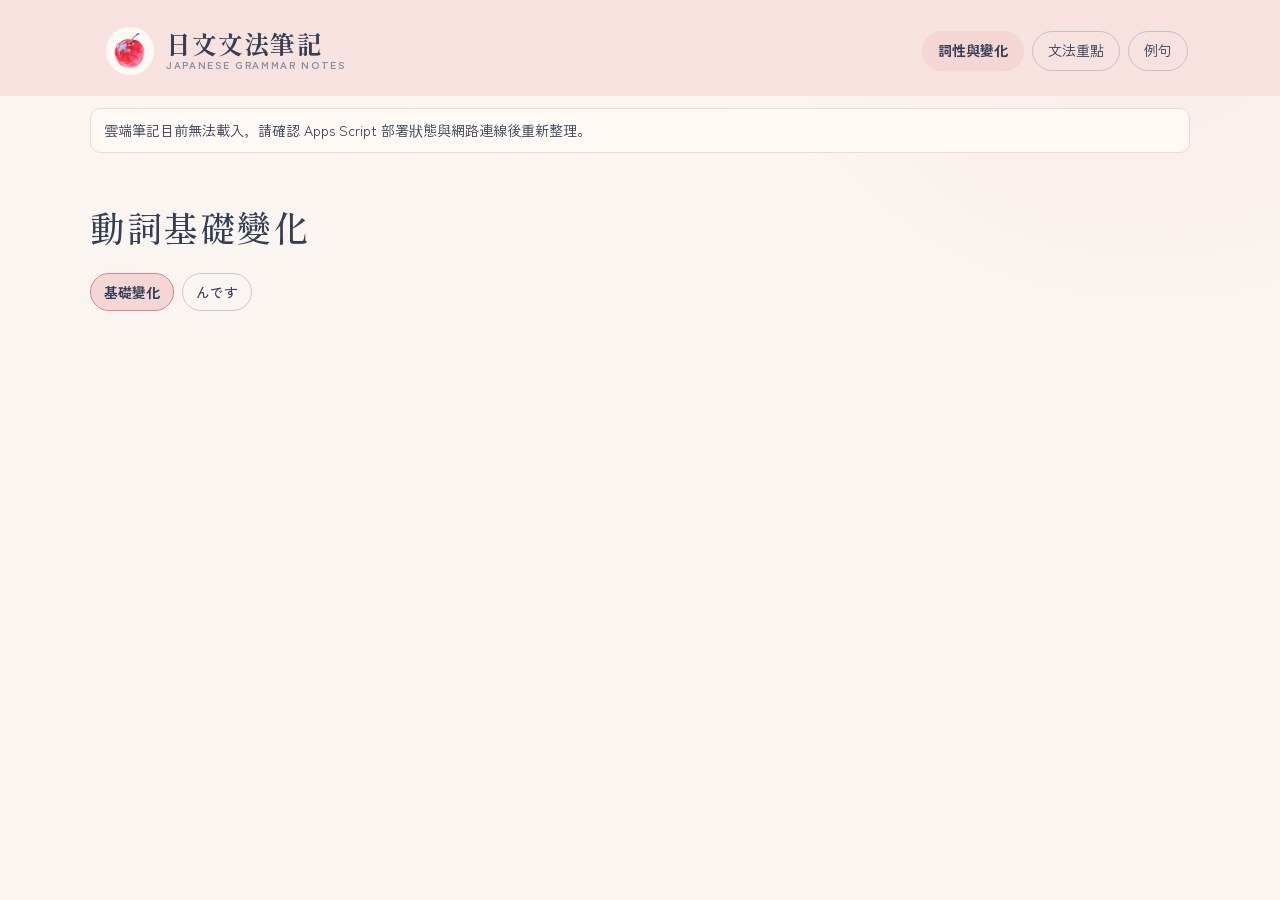
<file: index.html>
<!DOCTYPE html>
<html lang="zh-Hant">

  <head>
    <meta charset="utf-8">
    <meta name="viewport" content="width=device-width, initial-scale=1, viewport-fit=cover">
    <title>日文文法筆記</title>
    <link rel="icon" type="image/png" href="Japanese/grammar-icon.png">
    <link rel="apple-touch-icon" href="Japanese/grammar-icon.png">
    <link rel="stylesheet"
      href="https://fonts.googleapis.com/css2?family=Shippori+Mincho:wght@500;700&family=Zen+Kaku+Gothic+New:wght@400;700&display=swap">
    <link rel="stylesheet" href="Japanese/styles.css">
  </head>

  <body>
    <div class="app-nav-shell">
      <a class="site-brand" href="index.html" aria-label="日文文法筆記首頁">
        <img class="site-brand-icon" src="Japanese/grammar-icon.png" alt="">
        <span class="site-brand-copy">
          <span class="site-brand-title">日文文法筆記</span>
          <span class="site-brand-subtitle">JAPANESE GRAMMAR NOTES</span>
        </span>
      </a>
      <nav class="app-navigation" id="app-navigation" aria-label="日文文法筆記導覽">
        <button class="nav-link active" type="button" data-app-page="ndesu" aria-current="page">詞性與變化</button>
        <button class="nav-link" type="button" data-app-page="grammar" aria-current="false">文法重點</button>
        <button class="nav-link" type="button" data-app-page="examples" aria-current="false">例句</button>
      </nav>
    </div>
    <div class="data-status study-wrap" id="data-status" role="status" aria-live="polite">正在讀取雲端筆記…</div>
    <main class="study-wrap" id="ndesu-view">
      <header class="study-head">
        <h1 id="study-heading">動詞基礎變化</h1>

      </header>
      <nav class="category-tabs" id="study-modes" role="tablist" aria-label="內容類型">
        <button class="chip" type="button" role="tab" aria-selected="true" aria-pressed="true"
          data-study-mode="conjugation">基礎變化</button>
        <button class="chip" type="button" role="tab" aria-selected="false" aria-pressed="false"
          data-study-mode="ndesu">んです</button>
      </nav>
      <section class="study-panel" aria-label="動詞基礎變化表" hidden>
        <nav class="category-tabs" id="categories" role="tablist" aria-label="文法類別"></nav>

        <div class="table-scroll">
          <table class="study-table">
            <colgroup>
              <col>
              <col>
              <col>
              <col>
              <col>
            </colgroup>
            <thead>
              <tr>
                <th scope="col">辭書形<button class="column-speaker" type="button" data-column="0"
                    aria-label="朗讀辭書形整欄"><svg viewBox="0 0 24 24" aria-hidden="true">
                      <path d="M4 9v6h4l5 4V5L8 9H4Z" fill="currentColor" />
                      <path d="M16 9a5 5 0 0 1 0 6M18.5 6.5a9 9 0 0 1 0 11" fill="none" stroke="currentColor"
                        stroke-width="1.8" stroke-linecap="round" />
                    </svg></button></th>
                <th scope="col">～んです<button class="column-speaker" type="button" data-column="1"
                    aria-label="朗讀～んです整欄"><svg viewBox="0 0 24 24" aria-hidden="true">
                      <path d="M4 9v6h4l5 4V5L8 9H4Z" fill="currentColor" />
                      <path d="M16 9a5 5 0 0 1 0 6M18.5 6.5a9 9 0 0 1 0 11" fill="none" stroke="currentColor"
                        stroke-width="1.8" stroke-linecap="round" />
                    </svg></button></th>
                <th scope="col">～ないんです<button class="column-speaker" type="button" data-column="2"
                    aria-label="朗讀～ないんです整欄"><svg viewBox="0 0 24 24" aria-hidden="true">
                      <path d="M4 9v6h4l5 4V5L8 9H4Z" fill="currentColor" />
                      <path d="M16 9a5 5 0 0 1 0 6M18.5 6.5a9 9 0 0 1 0 11" fill="none" stroke="currentColor"
                        stroke-width="1.8" stroke-linecap="round" />
                    </svg></button></th>
                <th scope="col">～たんです<button class="column-speaker" type="button" data-column="3"
                    aria-label="朗讀～たんです整欄"><svg viewBox="0 0 24 24" aria-hidden="true">
                      <path d="M4 9v6h4l5 4V5L8 9H4Z" fill="currentColor" />
                      <path d="M16 9a5 5 0 0 1 0 6M18.5 6.5a9 9 0 0 1 0 11" fill="none" stroke="currentColor"
                        stroke-width="1.8" stroke-linecap="round" />
                    </svg></button></th>
                <th scope="col">～なかったんです<button class="column-speaker" type="button" data-column="4"
                    aria-label="朗讀～なかったんです整欄"><svg viewBox="0 0 24 24" aria-hidden="true">
                      <path d="M4 9v6h4l5 4V5L8 9H4Z" fill="currentColor" />
                      <path d="M16 9a5 5 0 0 1 0 6M18.5 6.5a9 9 0 0 1 0 11" fill="none" stroke="currentColor"
                        stroke-width="1.8" stroke-linecap="round" />
                    </svg></button></th>
              </tr>
            </thead>
            <tbody id="tableRows"></tbody>
          </table>
        </div>
      </section>
      <section class="study-panel" id="conjugation-panel" aria-label="動詞基礎變化表" hidden>
        <div id="conjugation-content"></div>
      </section>
    </main>
    <main class="study-wrap" id="review-view" hidden>
      <header class="study-head">
        <h1 id="review-heading">文法筆記</h1>
      </header>
      <section class="study-panel">
        <div id="review-content"></div>
      </section>
    </main>
    <script src="Japanese/app-config.js"></script>
    <script src="Japanese/data-source.js"></script>
    <script src="Japanese/app.js"></script>
  </body>

</html>
</file>
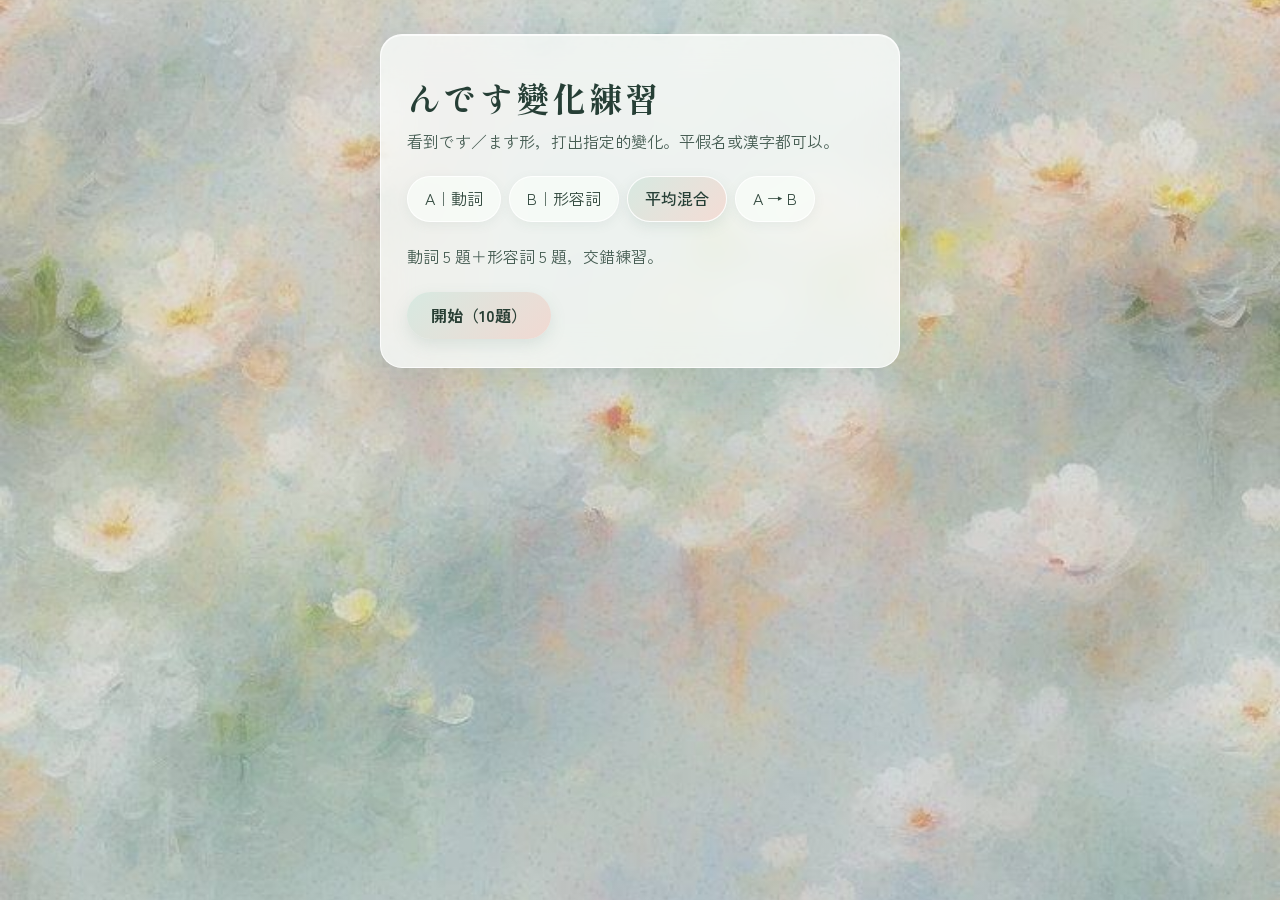
<file: japanese-grammar-practice.html>
<!DOCTYPE html>
<html lang="zh-Hant">

  <head>
    <meta charset="utf-8">
    <meta name="viewport" content="width=device-width, initial-scale=1, viewport-fit=cover">
    <title>んです</title>
    <link rel="stylesheet"
      href="https://fonts.googleapis.com/css2?family=Shippori+Mincho:wght@500;700&family=Zen+Kaku+Gothic+New:wght@400;700&display=swap">
    <style>
      :root {
        color-scheme: light;
        --paper: #e8efec;
        --card: #f8fbf8;
        --ink: #26352f;
        --sub: #566960;
        --line: #d7e3dd;
        --indigo: #6d9188;
        --seal: #c98279;
        --ok: #5c907b;
        --w1: #f8d6d6;
        --w2: #fbe3c4;
        --w3: #e2dcf3;
        --veil: rgba(223, 234, 230, .20);
        box-sizing: border-box;
        padding-top: env(safe-area-inset-top, 0px);
        padding-bottom: env(safe-area-inset-bottom, 0px)
      }


      *,
      *::before,
      *::after {
        box-sizing: inherit
      }

      html {
        scroll-padding-top: env(safe-area-inset-top, 0px)
      }

      body {
        margin: 0;
        background: linear-gradient(var(--veil), var(--veil)), url([data-uri]) center/cover no-repeat var(--paper);
        background-attachment: fixed;
        color: var(--ink);
        font-family: "Zen Kaku Gothic New", "Hiragino Sans", "Noto Sans TC", "PingFang TC", "Microsoft JhengHei", sans-serif;
        line-height: 1.6;
        min-height: 100vh
      }

      main {
        max-width: 520px;
        margin: 0 auto;
        padding: 24px 18px 40px
      }

      h1 {
        font-family: "Shippori Mincho", "Hiragino Mincho ProN", "Noto Serif TC", serif;
        font-size: 2rem;
        margin: 8px 0 4px;
        letter-spacing: .04em
      }

      p.lead {
        color: var(--ink);
        margin: 0 0 22px
      }

      .chips {
        display: flex;
        gap: 8px;
        flex-wrap: wrap;
        margin: 10px 0 22px
      }

      .chip {
        border: 1px solid rgba(255, 255, 255, .85);
        background: rgba(255, 255, 255, .55);
        color: var(--ink);
        padding: 8px 18px;
        border-radius: 9px;
        font: inherit;
        cursor: pointer;
        box-shadow: 0 2px 8px rgba(90, 110, 120, .12)
      }

      .chip[aria-pressed="true"] {
        border-color: transparent;
        background: linear-gradient(135deg, #f6c3a6, #f3a9b4);
        color: var(--ink);
        font-weight: 500
      }

      button:focus-visible,
      input:focus-visible {
        outline: 3px solid var(--indigo);
        outline-offset: 2px
      }

      .btn {
        background: linear-gradient(135deg, #f6c3a6, #f3a9b4);
        color: var(--ink);
        border: 0;
        border-radius: 9px;
        padding: 12px 26px;
        font: inherit;
        font-weight: 700;
        cursor: pointer;
        box-shadow: 0 4px 14px rgba(200, 110, 110, .25)
      }

      .btn:active {
        transform: scale(.98)
      }

      .btn.ghost {
        background: rgba(255, 255, 255, .5);
        color: var(--ink);
        border: 1px solid rgba(255, 255, 255, .85);
        box-shadow: none
      }

      .hud {
        display: flex;
        justify-content: space-between;
        align-items: center;
        color: var(--ink);
        font-size: .95rem;
        margin-bottom: 8px
      }

      .bar {
        height: 8px;
        background: rgba(255, 255, 255, .55);
        border-radius: 9px;
        overflow: hidden;
        margin-bottom: 18px
      }

      .bar i {
        display: block;
        height: 100%;
        width: 0;
        background: linear-gradient(90deg, #f3b79f, #9fc3d6);
        border-radius: 9px;
        transition: width .3s
      }

      .card,
      #home,
      #end {
        background: color-mix(in srgb, var(--card) 78%, transparent);
        -webkit-backdrop-filter: blur(12px);
        backdrop-filter: blur(12px);
        border: 1px solid rgba(255, 255, 255, .7);
        border-radius: 9px;
        padding: 24px 22px;
        position: relative;
        box-shadow: 0 10px 32px rgba(80, 100, 110, .16)
      }

      .word {
        font-family: "Shippori Mincho", "Hiragino Mincho ProN", "Noto Serif TC", serif;
        font-size: 2.6rem;
        font-weight: 700;
        line-height: 1.2;
        margin: 0
      }

      .kana {
        color: var(--sub);
        margin: 2px 0 0
      }

      .mean {
        color: var(--sub);
        font-size: .95rem
      }

      .target {
        margin: 16px 0 12px;
        font-size: 1.1rem
      }

      .target b {
        background: linear-gradient(transparent 58%, rgba(246, 180, 150, .7) 58%);
        padding: 0 2px
      }

      .row {
        display: flex;
        gap: 8px
      }

      input[type=text] {
        flex: 1;
        min-width: 0;
        font: inherit;
        font-size: 1.3rem;
        padding: 10px 16px;
        border: 1px solid rgba(255, 255, 255, .9);
        border-radius: 9px;
        background: rgba(255, 255, 255, .7);
        box-shadow: inset 0 1px 4px rgba(90, 110, 120, .14);
        color: var(--ink);
        font-family: "Zen Kaku Gothic New", "Hiragino Sans", "Noto Sans TC", "PingFang TC", "Microsoft JhengHei", sans-serif
      }

      .fb {
        margin-top: 16px;
        display: none
      }

      .fb.show {
        display: block
      }

      .stamp {
        position: absolute;
        top: 16px;
        right: 16px;
        width: 64px;
        height: 60px;
        background: rgba(240, 160, 140, .75);
        color: #7a2a1e;
        border-radius: 58% 42% 55% 45%/50% 55% 45% 50%;
        display: none;
        align-items: center;
        justify-content: center;
        font-family: "Shippori Mincho", serif;
        font-weight: 700;
        font-size: 1.2rem;
        transform: rotate(-10deg)
      }

      .stamp.ok {
        background: rgba(160, 208, 184, .8);
        color: #1d5a40
      }

      .stamp.show {
        display: flex;
        animation: press .18s ease-out
      }

      @keyframes press {
        from {
          transform: rotate(-10deg) scale(1.7);
          opacity: 0
        }

        to {
          transform: rotate(-10deg) scale(1);
          opacity: 1
        }
      }

      .ans {
        font-size: 1.4rem;
        font-weight: 700;
        margin: 0 0 4px
      }

      .rule {
        color: var(--sub);
        margin: 0 0 12px
      }

      .big {
        font-family: "Shippori Mincho", serif;
        font-size: 3.2rem;
        font-weight: 700;
        margin: 6px 0
      }

      .rev {
        list-style: none;
        padding: 0;
        margin: 14px 0
      }

      .rev li {
        padding: 10px 0;
        border-top: 1px solid var(--line)
      }

      .rev small {
        color: var(--sub);
        display: block
      }

      .shake {
        animation: sh .3s
      }

      @keyframes sh {
        25% {
          transform: translateX(-6px)
        }

        75% {
          transform: translateX(6px)
        }
      }

      @media (prefers-reduced-motion:reduce) {

        .stamp.show,
        .shake {
          animation: none
        }

        .bar i {
          transition: none
        }
      }



      /* 水彩花朵背景搭配：霧藍綠 × 奶油白 × 柔珊瑚 */
      main {
        max-width: 560px;
        padding: 34px 20px 48px;
      }

      h1 {
        color: #263f36;
        font-size: clamp(1.75rem, 5vw, 2.1rem);
        letter-spacing: .07em;
      }

      p.lead {
        color: #465d53;
      }

      #home,
      #end,
      .card {
        background: rgba(250, 253, 250, .78);
        border: 1px solid rgba(255, 255, 255, .82);
        border-radius: 22px;
        box-shadow: 0 16px 42px rgba(71, 103, 93, .13), inset 0 1px 0 rgba(255, 255, 255, .72);
        -webkit-backdrop-filter: blur(18px);
        backdrop-filter: blur(18px);
      }

      #home,
      #end {
        padding: 28px 26px;
      }

      .chip {
        border: 1px solid rgba(255, 255, 255, .9);
        background: rgba(249, 252, 249, .72);
        color: #344b40;
        border-radius: 999px;
        padding: 9px 17px;
        box-shadow: 0 3px 12px rgba(75, 110, 99, .08);
        transition: transform .18s ease, background .18s ease, box-shadow .18s ease;
      }

      .chip:hover {
        transform: translateY(-1px);
      }

      .chip[aria-pressed="true"] {
        background: linear-gradient(135deg, #d7e9e1, #f4dcd5);
        color: #263f36;
        border-color: rgba(255, 255, 255, .9);
        box-shadow: 0 5px 14px rgba(103, 145, 130, .16);
      }

      .btn {
        border-radius: 999px;
        padding: 11px 24px;
        color: #293f35;
        background: linear-gradient(135deg, #d7e9e1, #f1d9d2);
        box-shadow: 0 6px 16px rgba(104, 145, 130, .17);
        transition: transform .18s ease, box-shadow .18s ease, filter .18s ease;
      }

      .btn:hover {
        transform: translateY(-1px);
        box-shadow: 0 8px 20px rgba(104, 145, 130, .22);
        filter: saturate(1.04);
      }

      .btn:active {
        transform: translateY(0) scale(.98);
      }

      .btn.ghost {
        background: rgba(255, 255, 255, .72);
        color: #40584d;
        border-color: rgba(255, 255, 255, .9);
      }

      .hud {
        color: #3d554a;
        font-size: .9rem;
      }

      .bar {
        height: 7px;
        background: rgba(255, 255, 255, .72);
        border-radius: 99px;
      }

      .bar i {
        background: linear-gradient(90deg, #a9cdbd, #e9bdb2);
        border-radius: 99px;
      }

      .word {
        color: #263f36;
      }

      .kana,
      .mean {
        color: #596d63;
      }

      .target b {
        background: linear-gradient(transparent 60%, rgba(225, 190, 177, .62) 60%);
      }

      input[type=text] {
        border: 1px solid rgba(255, 255, 255, .96);
        border-radius: 14px;
        background: rgba(255, 255, 255, .78);
        box-shadow: inset 0 1px 4px rgba(80, 115, 102, .08);
      }

      input[type=text]:focus {
        border-color: #a7c8b9;
        background: rgba(255, 255, 255, .94);
      }

      .stamp {
        background: rgba(231, 190, 178, .9);
        color: #87564c;
        transform: rotate(-7deg);
      }

      .stamp.ok {
        background: rgba(182, 215, 198, .94);
        color: #426c59;
      }

      .stamp.show {
        animation: press .18s ease-out;
      }

      .ans {
        color: #456258;
      }

      .rule {
        color: #596d63;
      }

      .rev li {
        border-color: rgba(135, 164, 151, .22);
      }

      .rev small {
        color: #596d63;
      }

      button:focus-visible,
      input:focus-visible {
        outline: 3px solid rgba(109, 145, 136, .55);
        outline-offset: 3px;
      }

      @media (max-width: 520px) {
        main {
          padding: 22px 14px 34px;
        }

        #home,
        #end,
        .card {
          padding: 22px 18px;
          border-radius: 19px;
        }

        .row {
          align-items: stretch;
        }

        .row .btn {
          padding-left: 18px;
          padding-right: 18px;
        }
      }

      [hidden] {
        display: none !important
      }
    </style>
  </head>

  <body>
    <main>
      <section id="home">
        <h1>んです變化練習</h1>
        <p class="lead">看到です／ます形，打出指定的變化。平假名或漢字都可以。</p>
        <div class="chips" id="modes" role="group" aria-label="練習範圍">
          <button class="chip" data-m="v" aria-pressed="false">A｜動詞</button>
          <button class="chip" data-m="a" aria-pressed="false">B｜形容詞</button>
          <button class="chip" data-m="balanced" aria-pressed="true">平均混合</button>
          <button class="chip" data-m="sequence" aria-pressed="false">A → B</button>
        </div>
        <p class="lead" id="modeHint">動詞 5 題＋形容詞 5 題，交錯練習。</p>
        <button class="btn" id="start">開始（10題）</button>
      </section>

      <section id="play" hidden>
        <div class="hud"><span id="no"></span><span id="sc"></span></div>
        <div class="bar"><i id="pg"></i></div>
        <div class="card" id="card">
          <div class="stamp" id="stamp"></div>
          <p class="word" id="w"></p>
          <p class="kana" id="k"></p>
          <p class="mean" id="m"></p>
          <p class="target" id="t"></p>
          <form class="row" id="answerForm">
            <input type="text" id="in" autocomplete="off" autocapitalize="off" spellcheck="false" aria-label="答案"
              placeholder="">
            <button class="btn" id="go" type="submit">送出</button>
          </form>
          <div class="fb" id="fb">
            <p class="ans" id="fa"></p>
            <p class="rule" id="fr"></p>
            <button class="btn" id="next" type="button">下一題</button>
          </div>
        </div>
      </section>

      <section id="end" hidden>
        <h1>結果</h1>
        <p class="big" id="fs"></p>
        <p class="lead" id="fm"></p>
        <ul class="rev" id="rev"></ul>
        <button class="btn" id="again">再玩一次</button>
        <button class="btn ghost" id="menu">回選單</button>
      </section>
    </main>
    <script>
      (function () {
        var A = { 'う': 'わ', 'く': 'か', 'ぐ': 'が', 'す': 'さ', 'つ': 'た', 'ぬ': 'な', 'ぶ': 'ば', 'む': 'ま', 'る': 'ら' };
        var I = { 'う': 'い', 'く': 'き', 'ぐ': 'ぎ', 'す': 'し', 'つ': 'ち', 'ぬ': 'に', 'ぶ': 'び', 'む': 'み', 'る': 'り' };
        var T = { 'う': 'った', 'つ': 'った', 'る': 'った', 'む': 'んだ', 'ぶ': 'んだ', 'ぬ': 'んだ', 'く': 'いた', 'ぐ': 'いだ', 'す': 'した' };
        // t: g=五段, i=一段, x=不規則, ia=い形容詞, na=な形容詞; k=漢字, n=被漢字取代的假名數
        var V = [
          { d: 'いく', k: '行', n: 1, t: 'g', m: '去' }, { d: 'かえる', k: '帰', n: 2, t: 'g', m: '回去、回家' }, { d: 'およぐ', k: '泳', n: 2, t: 'g', m: '游泳' },
          { d: 'のむ', k: '飲', n: 1, t: 'g', m: '喝' }, { d: 'かく', k: '書', n: 1, t: 'g', m: '寫' }, { d: 'まつ', k: '待', n: 1, t: 'g', m: '等' },
          { d: 'あそぶ', k: '遊', n: 2, t: 'g', m: '玩' }, { d: 'きく', k: '聞', n: 1, t: 'g', m: '聽、問' }, { d: 'はなす', k: '話', n: 2, t: 'g', m: '說話' },
          { d: 'あう', k: '会', n: 1, t: 'g', m: '見面' }, { d: 'ある', k: '', n: 0, t: 'g', m: '有（物品）' }, { d: 'いる', k: '', n: 0, t: 'i', m: '在、有（人或動物）' },
          { d: 'みる', k: '見', n: 1, t: 'i', m: '看' }, { d: 'ねる', k: '寝', n: 1, t: 'i', m: '睡覺' }, { d: 'たべる', k: '食', n: 1, t: 'i', m: '吃' },
          { d: 'する', k: '', n: 0, t: 'x', m: '做' }, { d: 'くる', k: '来', n: 1, t: 'x', m: '來' }];
        var J = [
          { d: 'ほしい', k: '', n: 0, t: 'ia', m: '想要（物品）' }, { d: 'たべたい', k: '食', n: 1, t: 'ia', m: '想吃' }, { d: 'いい', k: '', n: 0, t: 'ia', m: '好' },
          { d: 'ちいさい', k: '小', n: 2, t: 'ia', m: '小的' }, { d: 'きれい', k: '綺麗', n: 3, t: 'na', m: '漂亮、乾淨' }, { d: 'しずか', k: '静', n: 2, t: 'na', m: '安靜' },
          { d: 'ひま', k: '暇', n: 2, t: 'na', m: '有空' }];
        var FL = ['～んです', '～ないんです', '～たんです', '～なかったんです'];

        function forms(o) {
          var d = o.d, s = d.slice(0, -1), e = d.slice(-1), f;
          if (o.t === 'g') {
            var nai = d === 'ある' ? 'ない' : s + A[e] + 'ない'; var ta = d === 'いく' ? 'いった' : s + T[e];
            f = [d, nai, ta, nai.slice(0, -1) + 'かった', s + I[e] + 'ます'];
          }
          else if (o.t === 'i') { f = [d, s + 'ない', s + 'た', s + 'なかった', s + 'ます']; }
          else if (o.t === 'x') { f = d === 'する' ? ['する', 'しない', 'した', 'しなかった', 'します'] : ['くる', 'こない', 'きた', 'こなかった', 'きます']; }
          else if (o.t === 'ia') { var b = d === 'いい' ? 'よ' : s; f = [d, b + 'くない', b + 'かった', b + 'くなかった', d + 'です']; }
          else { f = [d + 'な', d + 'じゃない', d + 'だった', d + 'じゃなかった', d + 'です']; }
          return f;
        }
        function kj(o, x) { return o.k ? o.k + x.slice(o.n) : x; }
        function rule(o, i) {
          var d = o.d, e = d.slice(-1);
          if (i === 0) return o.t === 'na' ? 'な形容詞：名詞修飾形（～な）＋んです' : o.t === 'ia' ? 'い形容詞：普通形直接＋んです' : '普通形（辭書形）＋んです';
          if (o.t === 'g') {
            if (i === 1) return d === 'ある' ? 'ある的否定是特例：ない（不是あらない）' : '五段動詞：語尾' + e + '→' + A[e] + '＋ない';
            if (i === 2) return d === 'いく' ? '行く是特例：行った（不是行いた）' : '五段動詞：語尾' + e + '→' + T[e];
            return '先做ない形，再把い換成かった';
          }
          if (o.t === 'i') return i === 1 ? '一段動詞：去掉る＋ない' : i === 2 ? '一段動詞：去掉る＋た' : '一段動詞：去掉る＋なかった';
          if (o.t === 'x') return o.d === 'する' ? 'する是不規則動詞：しない／した／しなかった' : '来る是不規則動詞：こない／きた／こなかった';
          if (o.t === 'ia') { var y = d === 'いい' ? 'いい要變成よい系：よ＋' : '去掉い＋'; return y + (i === 1 ? 'くない' : i === 2 ? 'かった' : 'くなかった'); }
          return i === 1 ? 'な形容詞：＋じゃない' : i === 2 ? 'な形容詞：＋だった' : 'な形容詞：＋じゃなかった';
        }
        function norm(s) { return s.replace(/[\s\u3000]/g, '').replace(/[Ａ-Ｚａ-ｚ]/g, function (c) { return String.fromCharCode(c.charCodeAt(0) - 0xFEE0) }); }

        var $ = function (i) { return document.getElementById(i) };
        var mode = 'balanced', Q = [], qi = 0, score = 0, streak = 0, wrong = [], locked = false;
        function show(id) { ['home', 'play', 'end'].forEach(function (x) { $(x).hidden = x !== id }); }
        function shuffle(a) { for (var i = a.length - 1; i > 0; i--) { var j = Math.floor(Math.random() * (i + 1)); var t = a[i]; a[i] = a[j]; a[j] = t; } return a; }
        function makeQuestions(pool, count) {
          var all = [];
          pool.forEach(function (o) {
            for (var i = 0; i < 4; i++) all.push({ o: o, i: i });
          });
          return shuffle(all).slice(0, count);
        }
        function build() {
          if (mode === 'v') {
            Q = makeQuestions(V, 10);
          } else if (mode === 'a') {
            Q = makeQuestions(J, 10);
          } else {
            var verbQs = makeQuestions(V, 5);
            var adjQs = makeQuestions(J, 5);
            // 平均混合：兩區各五題後打散；A→B：先完成動詞再做形容詞
            Q = mode === 'sequence' ? verbQs.concat(adjQs) : shuffle(verbQs.concat(adjQs));
          }
        }
        function render() {
          var q = Q[qi], o = q.o, f = forms(o); locked = false;
          var sectionLabel = V.indexOf(o) !== -1 ? 'A 區塊｜動詞' : 'B 區塊｜形容詞';
          $('no').textContent = ((mode === 'sequence' || mode === 'balanced') ? sectionLabel + '　' : '') + '第 ' + (qi + 1) + ' 題／' + Q.length; $('sc').textContent = '得分 ' + score + (streak > 1 ? '　連對 ' + streak : '');
          $('pg').style.width = (qi / Q.length * 100) + '%';
          var m = kj(o, f[4]); $('w').textContent = m; $('k').textContent = m !== f[4] ? f[4] : '';
          $('m').textContent = o.m;
          $('t').innerHTML = '變成 <b>' + FL[q.i] + '</b>';
          $('in').value = ''; $('in').disabled = false; $('go').disabled = false;
          $('fb').classList.remove('show'); $('stamp').className = 'stamp';
          $('in').focus();
        }
        function submit() {
          if (locked) return; var q = Q[qi], o = q.o, f = forms(o), a = f[q.i] + 'んです', ka = kj(o, f[q.i]) + 'んです';
          var v = norm($('in').value); if (!v) return; locked = true;
          var ok = v === a || v === ka; var st = $('stamp');
          if (ok) { streak++; score += 10 + Math.min(streak - 1, 5) * 2; st.textContent = '正解'; st.className = 'stamp ok show'; }
          else { streak = 0; wrong.push({ o: o, i: q.i, mine: v, ans: ka, kana: a }); st.textContent = '違う'; st.className = 'stamp show'; $('card').classList.remove('shake'); void $('card').offsetWidth; $('card').classList.add('shake'); }
          $('sc').textContent = '得分 ' + score + (streak > 1 ? '　連對 ' + streak : '');
          $('fa').textContent = ka !== a ? ka + '（' + a + '）' : a;
          $('fr').textContent = rule(o, q.i);
          $('next').textContent = qi === Q.length - 1 ? '看結果' : (mode === 'sequence' && qi === 4 ? '進入 B 區塊' : '下一題');
          $('fb').classList.add('show'); $('in').disabled = true; $('go').disabled = true; $('next').focus();
        }
        function next() { if (!locked) return; if (qi === Q.length - 1) return finish(); qi++; render(); }
        function finish() {
          show('end');
          var c = Q.length - wrong.length; $('fs').textContent = c + ' / ' + Q.length;
          $('fm').textContent = c === 10 ? '全對！變化已經很穩了。' : c >= 7 ? '很不錯，看看下面錯的題目就更完整了。' : '再玩一次，規則會越來越熟。';
          var L = $('rev'); L.innerHTML = '';
          if (!wrong.length) { L.innerHTML = '<li>沒有錯題 🎉</li>'; }
          wrong.forEach(function (w) {
            var li = document.createElement('li');
            var b = document.createElement('span'); b.textContent = kj(w.o, forms(w.o)[4]) + ' → ' + FL[w.i] + '：' + w.ans;
            var s = document.createElement('small'); s.textContent = '你的答案：' + w.mine + '　' + rule(w.o, w.i);
            li.appendChild(b); li.appendChild(s); L.appendChild(li);
          });
        }
        function start() { build(); qi = 0; score = 0; streak = 0; wrong = []; show('play'); render(); }

        document.querySelectorAll('.chip').forEach(function (c) {
          c.addEventListener('click', function () {
            mode = c.dataset.m; document.querySelectorAll('.chip').forEach(function (x) { x.setAttribute('aria-pressed', x === c ? 'true' : 'false') });
            $('modeHint').textContent = mode === 'v' ? '只練習 A 區塊：動詞 10 題。' : mode === 'a' ? '只練習 B 區塊：形容詞 10 題。' : mode === 'sequence' ? '先完成 A 區塊動詞 5 題，再接著練習 B 區塊形容詞 5 題。' : '動詞 5 題＋形容詞 5 題，交錯練習。';
          });
        });
        $('start').onclick = start; $('again').onclick = start; $('menu').onclick = function () { show('home') };
        $('answerForm').addEventListener('submit', function (e) { e.preventDefault(); submit(); });
        $('next').onclick = next;
      })();
    </script>
  </body>

</html>
</file>
<file: Japanese/styles.css>
﻿:root {
  color-scheme: light;
  /* 背景與表面 */
  --page: #FBF5F1;
  --surface: #FFF9F6;
  --surface-raised: #FFF9F6;
  --surface-soft: #F4D6D5;

  /* 文字 */
  --ink: #343E55;
  --muted: #8291A8;
  --heading-h1: #343E55;
  --heading-h2: #D98291;
  --heading-h3: #8291A8;
  --heading-h4: #D98291;
  --supporting-text: #8291A8;
  --annotation-text: #8291A8;
  --example-japanese-color: #343E55;
  --example-translation-color: #8291A8;
  --example-label-color: #D98291;

  /* 強調與互動 */
  --accent: #D98291;
  --accent-soft: #F4D6D5;
  --accent-ink: #343E55;
  --accent-line: rgba(217, 130, 145, .42);

  /* 邊線、提示與狀態 */
  --line: rgba(52, 62, 85, .14);
  --page-line: rgba(130, 145, 168, .42);
  --hover-overlay: rgba(244, 214, 213, .68);
  --selection-highlight: rgba(217, 130, 145, .25);
  --paper-wash: rgba(217, 130, 145, .07);
  --success-ink: #343E55;
  box-sizing: border-box;
}

*,
*::before,
*::after {
  box-sizing: inherit;
}

html {
  min-height: 100%;
  background: var(--page);
  scroll-padding-top: env(safe-area-inset-top, 0px);
}

body {
  min-height: 100vh;
  margin: 0;
  background-color: var(--page);
  background-image: radial-gradient(ellipse at 90% 4%, var(--paper-wash), transparent 28rem);
  color: var(--ink);
  font-family: "Zen Kaku Gothic New", "Hiragino Sans", "Noto Sans TC", "PingFang TC", "Microsoft JhengHei", sans-serif;
  line-height: 1.65;
}

[hidden] {
  display: none !important;
}

/* 導覽 */
.app-nav-shell,
.study-wrap,
.data-status {
  width: min(100% - 40px, 1100px);
  max-width: 1100px;
  margin-right: auto;
  margin-left: auto;
}

.app-nav-shell {
  display: flex;
  width: 100%;
  max-width: none;
  align-items: center;
  justify-content: space-between;
  gap: 20px;
  margin: 0;
  padding: 18px max(20px, calc((100% - 1100px) / 2)) 12px;
  background: #F8E2DF;
}

.site-brand {
  display: inline-flex;
  flex: 0 1 auto;
  min-width: 0;
  align-items: center;
  gap: 12px;
  padding: 9px 16px;
  border-radius: 20px;
  background: transparent;
  color: var(--ink);
  text-decoration: none;
}

.site-brand-icon {
  display: block;
  width: 48px;
  height: 48px;
  flex: 0 0 48px;
  padding: 4px;
  border-radius: 50%;
  background: #FFF9F6;
  object-fit: contain;
}

.site-brand-copy {
  display: grid;
  gap: 0;
}

.site-brand-title {
  color: var(--heading-h1);
  font-family: "Shippori Mincho", "Hiragino Mincho ProN", "Noto Serif TC", serif;
  font-size: 1.55rem;
  font-weight: 700;
  letter-spacing: .045em;
  line-height: 1.15;
}

.site-brand-subtitle {
  color: var(--muted);
  font-size: .65rem;
  font-weight: 700;
  letter-spacing: .16em;
  line-height: 1.5;
}

.app-navigation {
  display: flex;
  flex: 0 1 auto;
  align-items: center;
  justify-content: flex-end;
  gap: 8px;
  min-width: 0;
  overflow-x: auto;
  padding: 4px 2px;
  white-space: nowrap;
  scrollbar-width: none;
  -webkit-overflow-scrolling: touch;
}

.app-navigation::-webkit-scrollbar,
.category-tabs::-webkit-scrollbar {
  display: none;
}

.app-navigation .nav-link {
  flex: 0 0 auto;
  padding: 7px 15px;
  border: 1px solid var(--page-line);
  border-radius: 999px;
  background: transparent;
  color: var(--ink);
  font: inherit;
  font-size: .88rem;
  cursor: pointer;
  transition: background .18s ease, color .18s ease, border-color .18s ease;
}

.app-navigation .nav-link:hover {
  border-color: var(--surface);
}

.app-navigation .nav-link.active {
  border-color: var(--accent-soft);
  background: var(--accent-soft);
  color: var(--ink);
  font-weight: 700;
}

/* 頁面標題與狀態 */
.study-wrap {
  padding: 24px 0 82px;
}

.study-head {
  margin: 14px 0 22px;
}

.study-head h1,
h1 {
  margin: 0;
  color: var(--heading-h1);
  font-family: "Shippori Mincho", "Hiragino Mincho ProN", "Noto Serif TC", serif;
  font-size: clamp(1.65rem, 3.5vw, 2.2rem);
  font-weight: 500;
  letter-spacing: .045em;
  line-height: 1.35;
}

.study-head p {
  margin: 8px 0 0;
  color: var(--muted);
}

.data-status {
  margin-top: 12px;
  margin-bottom: 12px;
  padding: 10px 13px;
  /* border: 1px solid var(--page-line); */
  border: 1px solid var(--line);
  border-radius: 10px;
  background: var(--surface);
  color: var(--ink);
  font-size: .88rem;
}

.data-status.error {
  border-color: var(--accent-soft);
  background: var(--surface-raised);
  color: var(--ink);
}

/* 主要內容面板 */
.study-panel,
#home,
#end,
.card {
  position: relative;
  border-radius: 12px;
  color: var(--ink);
  box-shadow: none;
}

.study-panel {
  padding: 20px;
  border: 1px solid var(--line);
  background: var(--surface);
}

#study-modes .chip,
#categories .chip,
.conjugation-filters .chip {
  border: 1px solid var(--page-line);
  border-radius: 999px;
  background: transparent;
  color: var(--ink);
  font-size: .86rem;
  font-weight: 500;
  padding: 7px 13px;
}

#study-modes .chip[aria-pressed="true"],
#categories .chip[aria-pressed="true"],
#categories .chip[aria-selected="true"],
.conjugation-filters .chip[aria-pressed="true"],
.conjugation-filters .chip[aria-selected="true"] {
  border-color: var(--accent);
  background: var(--accent-soft);
  color: var(--ink);
  font-weight: 700;
}

/* 類別標籤 */
.category-tabs,
.review-categories {
  display: flex;
  flex-wrap: nowrap;
  gap: 8px;
  margin: 0 0 18px;
  overflow-x: auto;
  overflow-y: hidden;
  overscroll-behavior-x: contain;
  scrollbar-width: none;
  -webkit-overflow-scrolling: touch;
}

.chip {
  flex: 0 0 auto;
  padding: 7px 13px;
  border: 1px solid var(--page-line);
  border-radius: 999px;
  background: transparent;
  color: var(--ink);
  box-shadow: none;
  font: inherit;
  font-size: .86rem;
  font-weight: 500;
  white-space: nowrap;
  cursor: pointer;
  transition: background .18s ease, color .18s ease, border-color .18s ease;
}

.chip:hover {
  border-color: var(--accent);
}

.chip[aria-pressed="true"],
.category-tabs .chip[aria-selected="true"] {
  border-color: var(--accent);
  background: var(--accent-soft);
  color: var(--ink);
  font-weight: 700;
}

/* 一般按鈕與鍵盤焦點 */
.btn {
  padding: 10px 20px;
  border: 1px solid var(--accent);
  border-radius: 9px;
  background: var(--accent);
  color: var(--accent-ink);
  box-shadow: none;
  font: inherit;
  font-weight: 600;
  cursor: pointer;
  transition: background .18s ease, color .18s ease, border-color .18s ease;
}

.btn:hover {
  background: var(--surface-soft);
  color: var(--ink);
}

.btn:active {
  transform: scale(.98);
}

.btn.ghost {
  border-color: var(--page-line);
  background: transparent;
  color: var(--accent);
  box-shadow: none;
}

.btn.ghost:hover {
  background: var(--accent);
  color: var(--accent-ink);
}

button:focus-visible,
input:focus-visible {
  outline: 3px solid var(--accent-soft);
  outline-offset: 2px;
}

button:disabled,
.example-audio:disabled {
  opacity: .48;
  cursor: not-allowed;
}

/* 詞性變化表與橫向滑動 */
.table-scroll-tools {
  position: sticky;
  top: 8px;
  z-index: 8;
  display: flex;
  align-items: center;
  justify-content: space-between;
  gap: 12px;
  margin: 0 0 8px;
  padding: 6px 8px;
  border: 1px solid var(--line);
  border-radius: 10px;
  background: var(--surface-raised);
}

.table-scroll-label {
  color: var(--muted);
  font-size: .86rem;
}

.table-scroll-buttons {
  display: flex;
  gap: 6px;
}

.scroll-control {
  min-width: 42px;
  padding: 4px 10px !important;
  font-size: 1.15rem;
  line-height: 1.3;
}

.table-scroll {
  display: block;
  width: 100%;
  max-width: 100%;
  overflow-x: auto;
  overflow-y: hidden;
  border: 1px solid var(--line);
  border-radius: 10px;
  overscroll-behavior-x: contain;
  touch-action: pan-x pan-y;
  scrollbar-width: thin;
  scrollbar-color: var(--accent-soft) transparent;
  -webkit-overflow-scrolling: touch;
}

.study-table,
.conjugation-table {
  width: 100%;
  border-collapse: separate;
  border-spacing: 0;
  table-layout: fixed;
  background: var(--surface);
}

.study-table {
  width: max-content;
  min-width: 0;
}

.study-table col:first-child {
  width: 170px;
}

.study-table col:not(:first-child) {
  width: 180px;
}

.study-table th,
.study-table td,
.conjugation-table th,
.conjugation-table td {
  padding: 12px 10px;
  border-right: 1px solid var(--line);
  border-bottom: 1px solid var(--line);
  color: var(--ink);
  text-align: center;
}

.study-table th,
.conjugation-table th {
  position: sticky;
  top: 0;
  z-index: 2;
  background: var(--surface-soft);
  color: var(--ink);
  font-size: 1.05rem;
  font-weight: 700;
  letter-spacing: .025em;
  line-height: 1.4;
  white-space: normal;
}

.study-table th:first-child,
.study-table td:first-child,
.conjugation-table th:first-child,
.conjugation-table td:first-child {
  position: sticky;
  left: 0;
  z-index: 3;
  min-width: 150px;
  background: var(--surface);
}

.study-table th:first-child,
.conjugation-table th:first-child {
  z-index: 5;
  background: var(--surface-soft);
  color: var(--ink);
}

.study-table td:first-child,
.conjugation-table td:first-child {
  font-weight: 600;
}

.study-table tr:first-child th,
.conjugation-table tr:first-child th {
  border-top: 0;
}

.study-table th:first-child,
.study-table td:first-child,
.conjugation-table th:first-child,
.conjugation-table td:first-child {
  border-left: 0;
}

.cell-button {
  min-width: 112px;
  padding: 5px 7px;
  border: 0;
  border-radius: 2px;
  background: transparent;
  color: var(--ink);
  font: inherit;
  cursor: pointer;
}

.cell-button:hover,
.speaker:hover,
.column-speaker:hover {
  background: var(--hover-overlay);
}

.cell-button .masked {
  margin-top: 16px;
  color: var(--accent-soft);
  letter-spacing: .04em;
}

.speaker,
.column-speaker {
  margin-left: 3px;
  padding: 4px 7px;
  border: 0;
  border-radius: 3px;
  background: transparent;
  color: var(--ink);
  font: inherit;
  cursor: pointer;
}

.study-table td:first-child .row-word,
.conjugation-table td:first-child .row-word {
  display: block;
  color: var(--ink);
  font-weight: 700;
  text-align: center;
}

.study-table td:first-child .speaker,
.conjugation-table td:first-child .speaker {
  position: absolute;
  top: 50%;
  right: 5px;
  margin: 0;
  transform: translateY(-50%);
}

.study-table td .speaker,
.conjugation-table td .speaker {
  color: var(--accent);
}

.column-speaker {
  display: block;
  margin: 3px auto 0;
  font-size: .92rem;
}

.speaker svg,
.column-speaker svg {
  display: block;
  width: 18px;
  height: 18px;
}

.row-word {
  display: inline;
}

.empty-state {
  padding: 28px;
  color: var(--muted);
  text-align: center;
}

/* 文法卡片與內容 */
.review-categories {
  flex-wrap: wrap;
}

.review-categories .chip {
  padding: 6px 12px;
  font-size: .84rem;
}

.pattern-group,
.lesson-tags {
  color: var(--supporting-text);
  font-size: .82rem;
}

.grammar-layout {
  display: grid;
  grid-template-columns: minmax(250px, .8fr) minmax(0, 2fr);
  align-items: start;
  gap: 16px;
}

.grammar-sidebar {
  min-width: 0;
  padding: 16px;
  border: 1px solid var(--line);
  border-radius: 12px;
  background: var(--surface);
}

.grammar-detail-pane {
  min-width: 0;
}

.grammar-sidebar-title {
  margin: 0 0 12px;
  color: var(--heading-h2);
  font-size: 1.05rem;
}

.grammar-categories {
  display: grid;
  grid-template-columns: repeat(2, minmax(0, 1fr));
  gap: 6px;
  margin-bottom: 14px;
  overflow: visible;
}

.grammar-categories .chip {
  min-width: 0;
  padding: 7px 9px;
  border-radius: 8px;
  font-size: .8rem;
  text-align: center;
  white-space: normal;
}

.grammar-pattern-list {
  display: grid;
  max-height: 58vh;
  gap: 6px;
  overflow-y: auto;
  padding-right: 3px;
}

.grammar-list-item {
  display: grid;
  gap: 3px;
  width: 100%;
  min-width: 0;
  padding: 10px 12px;
  border: 1px solid var(--line);
  border-radius: 9px;
  background: var(--surface);
  color: var(--ink);
  text-align: left;
  font: inherit;
  cursor: pointer;
  transition: background .18s ease, border-color .18s ease;
}

.grammar-list-item strong {
  color: var(--ink);
  font-size: .98rem;
}

.grammar-list-connection {
  overflow: hidden;
  color: var(--supporting-text);
  font-size: .82rem;
  text-overflow: ellipsis;
  white-space: nowrap;
}

.grammar-list-item:hover,
.grammar-list-item[aria-pressed="true"] {
  border-color: var(--accent);
  background: var(--accent-soft);
}

.grammar-list-item[aria-pressed="true"] strong {
  color: var(--ink);
}

.lesson-detail {
  margin: 0;
  padding: 22px;
  border: 1px solid var(--line);
  border-radius: 10px;
  background: var(--surface);
}

.lesson-detail h2 {
  margin: 10px 0 4px;
  color: var(--heading-h2);
}

.lesson-detail h3 {
  margin: 22px 0 8px;
  color: var(--heading-h3);
  font-size: 1.05rem;
}

.reference-title {
  margin: 22px 0 8px;
  color: var(--heading-h4);
  font-size: 1.05rem;
}

.lesson-detail p {
  margin: 7px 0;
}

.lesson-connection {
  padding: 10px 12px;
  border-left: 3px solid var(--accent);
  border-radius: 0 8px 8px 0;
  background: var(--accent-soft);
  color: var(--ink);
  font-weight: 700;
}

.lesson-notes {
  margin: 0 0 18px;
  padding-left: 1.4em;
  color: var(--annotation-text);
  line-height: 1.7;
}

.reference-scroll {
  width: 100%;
  overflow-x: auto;
  -webkit-overflow-scrolling: touch;
}

.reference-table {
  width: 100%;
  border-collapse: collapse;
  background: var(--surface);
}

.reference-table th,
.reference-table td {
  padding: 10px 12px;
  border: 1px solid var(--line);
  text-align: left;
  vertical-align: top;
}

.reference-table th {
  background: var(--accent-soft);
  color: var(--ink);
  white-space: nowrap;
}

.reference-table td {
  background: var(--surface);
}

/* 例句與朗讀 */
.example-list {
  display: grid;
  gap: 5px;
}

.example-item {
  position: relative;
  padding: 8px 14px 36px;
  border: 1px solid var(--line);
  border-radius: 10px;
  background: var(--surface);
}

.example-playback-controls {
  position: fixed;
  right: max(18px, env(safe-area-inset-right));
  bottom: max(18px, env(safe-area-inset-bottom));
  z-index: 30;
  display: flex;
  align-items: center;
  margin: 0;
}

.cycle-read-button {
  display: inline-flex;
  width: 34px;
  height: 34px;
  align-items: center;
  justify-content: center;
  padding: 6px;
  border-color: var(--accent-line);
  border-radius: 50%;
  background: var(--surface);
  color: var(--accent);
  font-size: 0;
}

.cycle-read-button svg {
  width: 18px;
  height: 18px;
}

.cycle-read-button.is-playing {
  background: var(--accent-soft);
  color: var(--ink);
}

.example-filter-menu {
  min-width: 0;
  margin: 0 0 16px;
}

.example-filter-summary {
  display: flex;
  width: auto;
  min-width: 0;
  box-sizing: border-box;
  align-items: center;
  justify-content: space-between;
  gap: 14px;
  padding: 9px 13px;
  border: 1px solid var(--page-line);
  border-radius: 10px;
  background: var(--surface);
  color: var(--muted);
  cursor: pointer;
  list-style: none;
}

.example-filter-summary::-webkit-details-marker {
  display: none;
}

.example-filter-summary::after {
  width: 8px;
  height: 8px;
  flex: 0 0 8px;
  border-right: 1.5px solid var(--accent);
  border-bottom: 1.5px solid var(--accent);
  content: "";
  transform: rotate(45deg) translateY(-2px);
}

.example-filter-menu[open] .example-filter-summary::after {
  transform: rotate(225deg) translateY(-2px);
}

.example-filter-summary strong {
  margin-left: auto;
  color: var(--ink);
  font-weight: 600;
}

.example-filter-menu[open] .example-filter-summary {
  border-color: var(--accent);
  border-radius: 10px 10px 0 0;
}

.example-category-options {
  min-width: 0;
  box-sizing: border-box;
  gap: 7px;
  margin: 0;
  padding: 12px;
  border: 1px solid var(--line);
  border-top: 0;
  border-radius: 0 0 10px 10px;
  background: var(--surface);
  overflow: visible;
}

.example-topline {
  display: block;
}

.example-topline .example-japanese {
  min-width: 0;
  margin: 0;
}

.example-actions {
  position: absolute;
  right: 10px;
  bottom: 6px;
  display: flex;
  align-items: center;
  gap: 4px;
}

.example-audio,
.example-practice,
.example-favorite {
  display: inline-flex;
  flex: 0 0 22px;
  align-items: center;
  justify-content: center;
  width: 22px;
  height: 22px;
  padding: 3px;
  border: 1px solid var(--page-line);
  border-radius: 50%;
  background: var(--surface);
  color: var(--ink);
  cursor: pointer;
}

.example-audio svg,
.example-practice svg,
.example-favorite svg {
  width: 12px;
  height: 12px;
}

.example-audio:hover,
.example-practice:hover,
.example-favorite:hover {
  background: var(--surface-soft);
}

.example-favorite[aria-pressed="true"] {
  border-color: var(--accent);
  background: var(--accent-soft);
  color: var(--accent);
}

.example-japanese {
  color: var(--example-japanese-color);
  font-size: 1.08rem;
  font-weight: 600;
}

.example-chinese {
  margin: 6px 0;
  color: var(--example-translation-color);
}

.example-tags {
  display: inline-block;
  margin-top: 3px;
  color: var(--example-label-color);
  font-size: .82rem;
}

.example-note,
.example-source {
  display: block;
  margin-top: 4px;
  color: var(--supporting-text);
  font-size: .86rem;
}

/* 例句頁的單題組句練習 */
.example-modes {
  margin-bottom: 18px;
}

.sentence-exercise {
  display: grid;
  gap: 16px;
}

.sentence-exercise-top,
.exercise-section-heading,
.exercise-actions {
  display: flex;
  align-items: center;
  justify-content: space-between;
  gap: 12px;
}

.exercise-navigation {
  display: flex;
  flex: 0 0 auto;
  align-items: center;
  gap: 8px;
}

.exercise-nav-button {
  min-height: 34px;
  padding: 5px 10px;
  font-size: .88rem;
}

.exercise-nav-button:disabled {
  opacity: .42;
  cursor: not-allowed;
}

.sentence-exercise-title h2 {
  margin: 0;
  color: var(--heading-h2);
}

.exercise-section-heading h3 {
  margin: 0;
  color: var(--heading-h3);
}

.sentence-exercise-title h2 {
  font-size: 1.35rem;
}

.sentence-exercise-title p,
.exercise-section-heading span {
  margin: 4px 0 0;
  color: var(--supporting-text);
  font-size: .9rem;
}

.exercise-progress {
  flex: 0 0 auto;
  padding: 5px 10px;
  border: 1px solid var(--accent-line);
  border-radius: 3px;
  color: var(--heading-h4);
  font-size: .88rem;
  font-weight: 700;
}

.exercise-prompt,
.exercise-builder,
.exercise-module,
.exercise-feedback {
  border: 1px solid var(--line);
  border-radius: 4px;
  background: var(--surface-raised);
}

.exercise-prompt {
  padding: 13px 16px;
}

.exercise-eyebrow {
  margin: 0 0 5px;
  color: var(--supporting-text);
  font-size: .84rem;
}

.exercise-prompt-text {
  margin: 0;
  color: var(--ink);
  font-size: clamp(1.05rem, 2vw, 1.3rem);
  font-weight: 700;
}

.exercise-builder {
  padding: 12px 14px;
}

.exercise-section-heading h3 {
  font-size: 1rem;
}

.exercise-section-heading span {
  margin: 0;
}

.sentence-pieces {
  display: flex;
  min-height: 44px;
  flex-wrap: wrap;
  align-items: center;
  gap: 7px;
  margin-top: 10px;
}

.sentence-piece {
  display: inline-flex;
  min-height: 38px;
  align-items: center;
  justify-content: center;
  padding: 6px 11px;
  border: 1px solid var(--accent);
  border-radius: 4px;
  background: var(--accent);
  color: var(--accent-ink);
  font: inherit;
  font-size: .98rem;
  font-weight: 700;
  cursor: pointer;
}

.sentence-piece.is-empty {
  min-width: 42px;
  border-style: dashed;
  border-color: var(--page-line);
  background: transparent;
  color: var(--muted);
  cursor: default;
}

.assembled-reading {
  margin: 8px 0 0;
  color: var(--muted);
  font-size: .9rem;
  letter-spacing: .04em;
}

.exercise-module-grid {
  display: grid;
  grid-template-columns: repeat(2, minmax(0, 1fr));
  gap: 10px;
}

.exercise-module {
  min-width: 0;
  padding: 12px;
}

.exercise-module h4 {
  margin: 0 0 10px;
  color: var(--heading-h4);
  font-size: .94rem;
}

.exercise-options {
  display: flex;
  flex-wrap: wrap;
  gap: 7px;
}

.exercise-option {
  min-height: 36px;
  padding: 6px 10px;
  border: 1px solid var(--page-line);
  border-radius: 3px;
  background: transparent;
  color: var(--ink);
  font: inherit;
  font-size: .9rem;
  cursor: pointer;
  transition: background .16s ease, color .16s ease, border-color .16s ease;
}

.exercise-option:hover,
.exercise-option[aria-pressed="true"] {
  border-color: var(--accent);
  background: var(--accent);
  color: var(--accent-ink);
}

.exercise-option[aria-pressed="true"] {
  font-weight: 700;
}

.exercise-actions {
  justify-content: flex-start;
}

.exercise-actions .btn:disabled {
  opacity: .48;
}

.exercise-feedback {
  display: grid;
  grid-template-columns: 1fr auto;
  align-items: center;
  gap: 4px 12px;
  padding: 12px 14px;
}

.exercise-feedback strong {
  color: var(--heading-h3);
}

.exercise-answer {
  margin: 0;
  color: var(--ink);
  font-size: 1.05rem;
  font-weight: 700;
}

.exercise-explanation {
  grid-column: 1 / -1;
  margin: 2px 0 0;
  color: var(--annotation-text);
  font-size: .9rem;
}

.exercise-audio {
  grid-column: 2;
  grid-row: 1 / span 2;
  width: 40px;
  height: 40px;
  border: 1px solid var(--accent-line);
  border-radius: 50%;
  background: transparent;
  color: var(--heading-h4);
  cursor: pointer;
}

.exercise-audio svg {
  width: 18px;
  height: 18px;
}

@media (max-width: 800px) {
  .grammar-layout {
    grid-template-columns: minmax(0, 1fr);
  }

  .grammar-pattern-list {
    max-height: 280px;
  }

  .exercise-module-grid {
    grid-template-columns: repeat(1, minmax(0, 1fr));
  }
}

/* 小型舊元件樣式保留 */
.word {
  margin: 0;
  color: var(--ink);
  font-family: "Shippori Mincho", "Hiragino Mincho ProN", "Noto Serif TC", serif;
  font-size: 2.6rem;
  font-weight: 700;
  line-height: 1.2;
}

.kana,
.mean,
.rule,
.rev small {
  color: var(--muted);
}

.target {
  margin: 16px 0 12px;
  font-size: 1.1rem;
}

.target b {
  padding: 0 2px;
  background: linear-gradient(transparent 60%, var(--selection-highlight) 60%);
}

.row {
  display: flex;
  gap: 8px;
}

input[type="text"],
.field-control {
  min-width: 0;
  padding: 10px 16px;
  border: 1px solid var(--line);
  border-radius: 3px;
  background: var(--surface-raised);
  color: var(--ink);
  font: inherit;
}

input[type="text"] {
  flex: 1;
  font-size: 1.1rem;
}

input[type="text"]:focus {
  border-color: var(--accent);
}

.fb {
  display: none;
  margin-top: 16px;
}

.fb.show {
  display: block;
}

.stamp {
  position: absolute;
  top: 16px;
  right: 16px;
  display: none;
  align-items: center;
  justify-content: center;
  width: 64px;
  height: 60px;
  border-radius: 50%;
  background: var(--accent);
  color: var(--surface);
  font-family: "Shippori Mincho", serif;
  font-size: 1.2rem;
  font-weight: 700;
  transform: rotate(-7deg);
}

.stamp.ok {
  background: var(--accent-soft);
  color: var(--success-ink);
}

.stamp.show {
  display: flex;
  animation: press .18s ease-out;
}

.ans {
  margin: 0 0 4px;
  color: var(--accent);
  font-size: 1.4rem;
  font-weight: 700;
}

.rule {
  margin: 0 0 12px;
}

.rev {
  margin: 14px 0;
  padding: 0;
  list-style: none;
}

.rev li {
  padding: 10px 0;
  border-top: 1px solid var(--line);
}

.rev small {
  display: block;
}

.bar {
  height: 8px;
  margin-bottom: 18px;
  overflow: hidden;
  border-radius: 3px;
  background: var(--surface-soft);
}

.bar i {
  display: block;
  width: 0;
  height: 100%;
  border-radius: inherit;
  background: var(--accent);
  transition: width .3s;
}

.hud {
  display: flex;
  align-items: center;
  justify-content: space-between;
  margin-bottom: 8px;
  color: var(--muted);
  font-size: .95rem;
}

@keyframes press {
  from {
    transform: rotate(-7deg) scale(1.5);
    opacity: 0;
  }

  to {
    transform: rotate(-7deg) scale(1);
    opacity: 1;
  }
}

@keyframes sh {
  25% {
    transform: translateX(-6px);
  }

  75% {
    transform: translateX(6px);
  }
}

.shake {
  animation: sh .3s;
}

@media (max-width: 600px) {

  .app-nav-shell,
  .study-wrap,
  .data-status {
    width: calc(100% - 28px);
  }

  .app-nav-shell {
    width: 100%;
    align-items: flex-start;
    flex-direction: column;
    gap: 8px;
    padding: 12px 14px 10px;
  }

  .site-brand {
    gap: 9px;
    padding: 7px 12px;
  }

  .site-brand-icon {
    width: 42px;
    height: 42px;
    flex-basis: 42px;
  }

  .site-brand-title {
    font-size: 1.3rem;
  }

  .site-brand-subtitle {
    font-size: .57rem;
    letter-spacing: .13em;
  }

  .app-navigation .nav-link {
    padding: 7px 12px;
    font-size: .84rem;
  }

  .app-navigation {
    width: 100%;
    justify-content: flex-start;
    padding: 2px 0 4px;
  }

  .study-wrap {
    padding: 18px 0 74px;
  }

  .data-status {
    padding: 10px 13px;
  }

  .study-panel {
    padding: 14px 10px;
  }

  .grammar-sidebar {
    padding: 12px;
  }

  .lesson-detail {
    padding: 16px 13px;
  }

  .example-topline {
    display: block;
  }

  .example-item {
    padding: 8px 12px 34px;
  }

  .example-actions {
    right: 8px;
    bottom: 6px;
    gap: 3px;
  }

  .example-audio,
  .example-favorite,
  .example-practice {
    flex-basis: 22px;
    width: 22px;
    height: 22px;
    padding: 3px;
  }

  .example-audio svg,
  .example-favorite svg,
  .example-practice svg {
    width: 12px;
    height: 12px;
  }

  .cycle-read-button {
    width: 32px;
    height: 32px;
    padding: 5px;
  }

  .example-playback-controls {
    right: max(12px, env(safe-area-inset-right));
    bottom: max(12px, env(safe-area-inset-bottom));
  }

  .study-head {
    margin: 12px 0 18px;
  }

  .category-tabs {
    gap: 6px;
  }

  .category-tabs .chip {
    padding: 6px 9px;
    font-size: .78rem;
  }

  .study-table col:first-child {
    width: 138px;
  }

  .study-table col:not(:first-child) {
    width: 164px;
  }

  .study-table th,
  .study-table td {
    padding: 10px 7px;
    font-size: .92rem;
  }

  .conjugation-table {
    min-width: 430px;
  }

  .conjugation-table th,
  .conjugation-table td {
    padding: 11px 8px;
    font-size: .94rem;
  }

  .cell-button {
    min-width: 0;
    width: 100%;
    padding: 8px 3px;
    overflow-wrap: anywhere;
  }

  .speaker {
    padding: 6px 3px;
  }

  .sentence-exercise {
    gap: 12px;
  }

  .sentence-exercise-top {
    align-items: flex-start;
    flex-wrap: wrap;
  }

  .exercise-navigation {
    gap: 5px;
  }

  .sentence-exercise-title h2 {
    font-size: 1.15rem;
  }

  .exercise-prompt,
  .exercise-builder {
    padding: 11px;
  }

  .exercise-module {
    padding: 10px;
  }

  .exercise-option {
    padding: 6px 8px;
    font-size: .84rem;
  }

  .exercise-actions {
    display: grid;
    grid-template-columns: 1fr 1fr;
  }

  .exercise-actions .btn {
    padding: 9px 10px;
  }

  #home,
  #end,
  .card {
    padding: 20px 16px;
  }

  .row {
    align-items: stretch;
  }

  .row .btn {
    padding-right: 18px;
    padding-left: 18px;
  }
}

.cell-button[data-revealed="true"] {
  border-radius: 7px;
  background: var(--accent-soft);
  color: var(--accent-ink);
  font-weight: 700;
}

@media (prefers-reduced-motion: reduce) {

  .stamp.show,
  .shake {
    animation: none;
  }

  .bar i {
    transition: none;
  }
}
</file>
